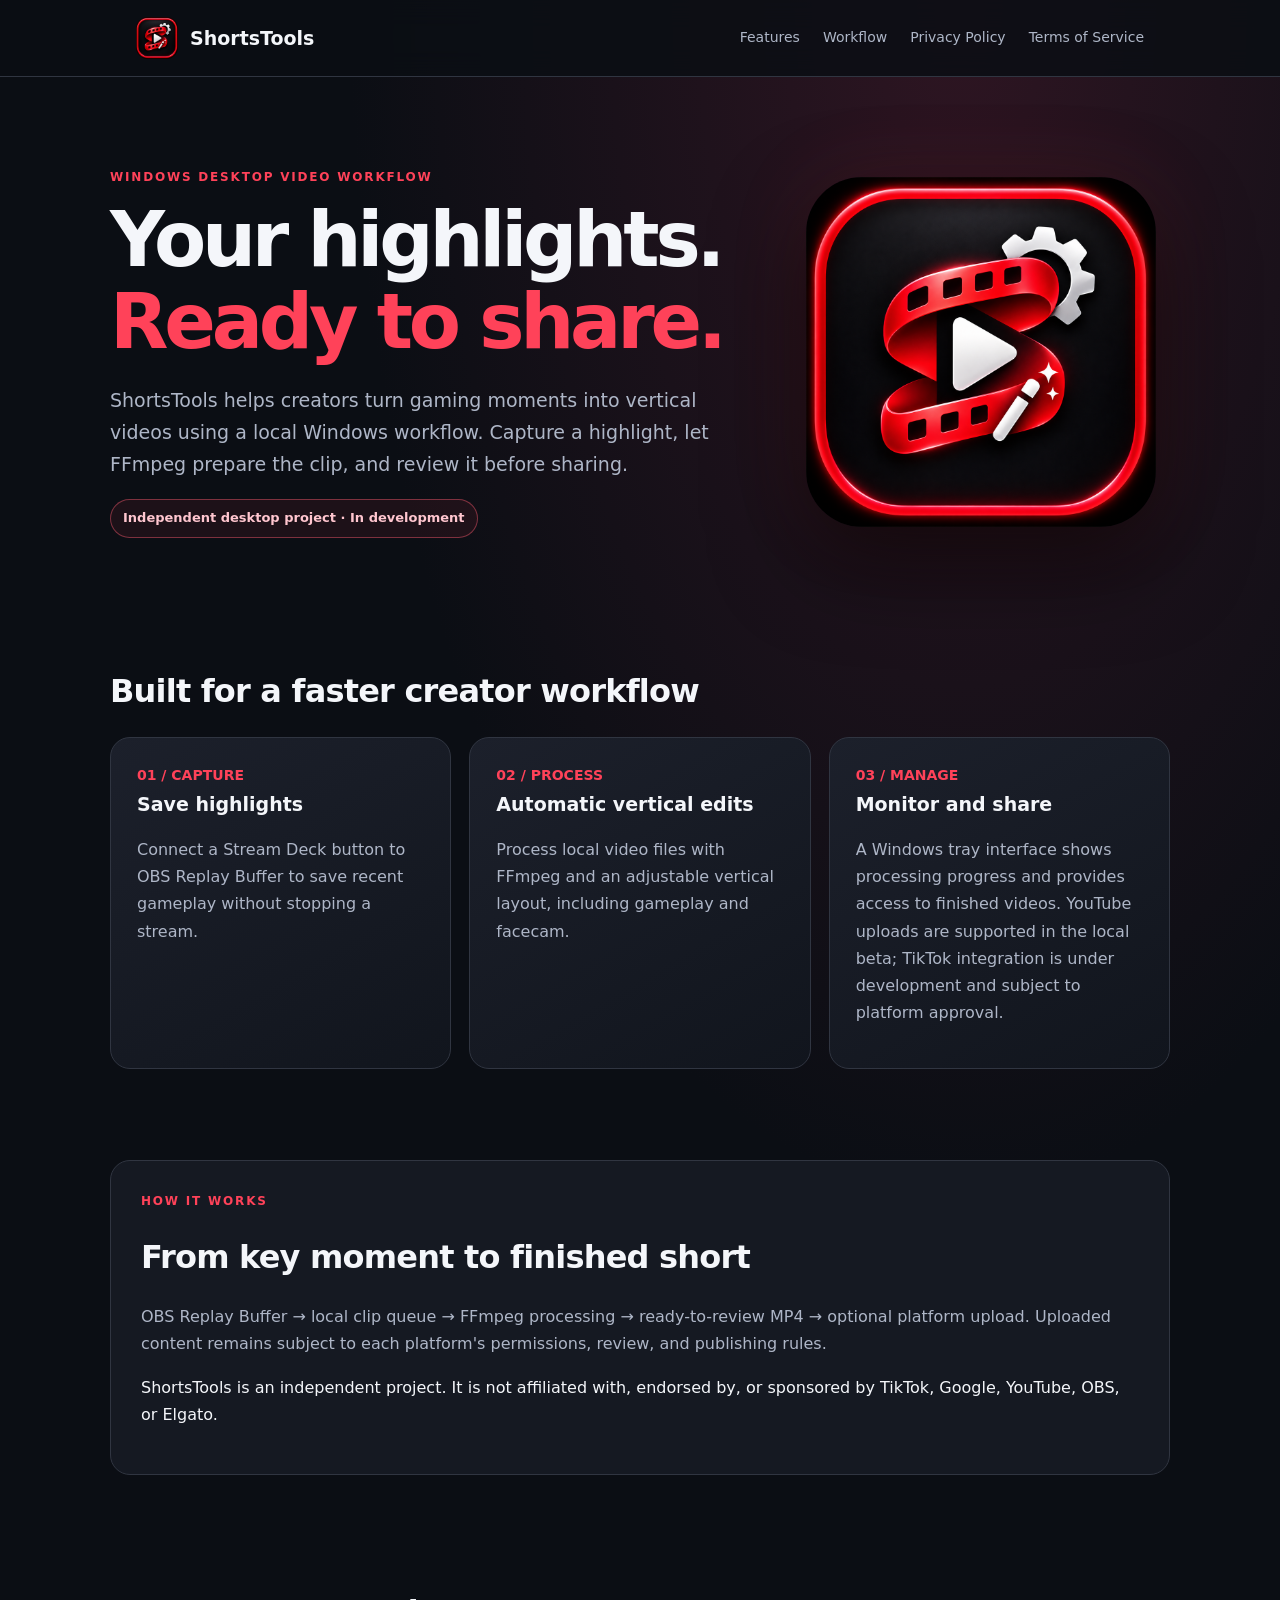
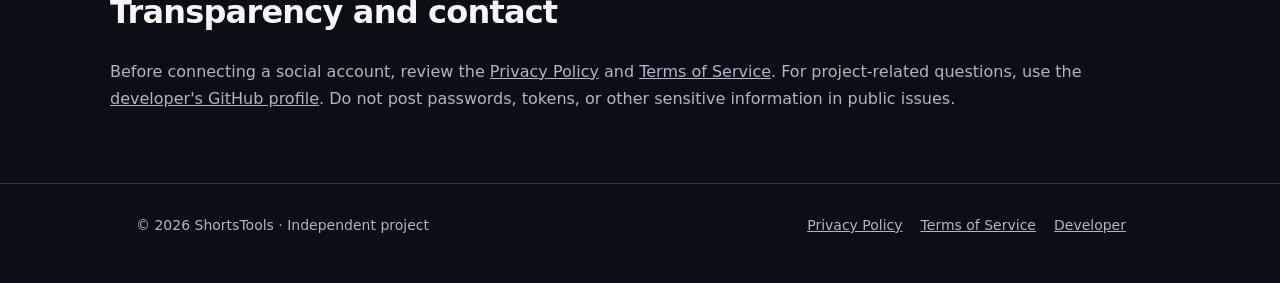
<file: index.html>
<!doctype html><html lang="en"><head><meta charset="utf-8"><meta name="viewport" content="width=device-width,initial-scale=1"><meta name="description" content="ShortsTools is a Windows desktop workflow for capturing gaming highlights, preparing vertical clips, and managing upload integrations."><title>ShortsTools — Capture. Edit. Share.</title><link rel="icon" href="assets/logo.png"><link rel="stylesheet" href="style.css"></head><body>
<header class="top"><div class="wrap nav"><a class="brand" href="./"><img src="assets/logo.png" alt="ShortsTools logo">ShortsTools</a><nav class="links" aria-label="Main navigation"><a href="#features">Features</a><a href="#workflow">Workflow</a><a href="privacy.html">Privacy Policy</a><a href="terms.html">Terms of Service</a></nav></div></header>
<main><section class="wrap hero"><div><div class="eyebrow">Windows desktop video workflow</div><h1>Your highlights.<br><span>Ready to share.</span></h1><p class="lede">ShortsTools helps creators turn gaming moments into vertical videos using a local Windows workflow. Capture a highlight, let FFmpeg prepare the clip, and review it before sharing.</p><span class="pill">Independent desktop project · In development</span></div><img class="heroicon" src="assets/logo.png" alt="Red ShortsTools play and film icon"></section>
<section class="wrap section" id="features"><h2>Built for a faster creator workflow</h2><div class="cards"><article class="card"><div class="step">01 / CAPTURE</div><h3>Save highlights</h3><p>Connect a Stream Deck button to OBS Replay Buffer to save recent gameplay without stopping a stream.</p></article><article class="card"><div class="step">02 / PROCESS</div><h3>Automatic vertical edits</h3><p>Process local video files with FFmpeg and an adjustable vertical layout, including gameplay and facecam.</p></article><article class="card"><div class="step">03 / MANAGE</div><h3>Monitor and share</h3><p>A Windows tray interface shows processing progress and provides access to finished videos. YouTube uploads are supported in the local beta; TikTok integration is under development and subject to platform approval.</p></article></div></section>
<section class="wrap section" id="workflow"><div class="panel"><div class="eyebrow">How it works</div><h2>From key moment to finished short</h2><p class="muted">OBS Replay Buffer → local clip queue → FFmpeg processing → ready-to-review MP4 → optional platform upload. Uploaded content remains subject to each platform's permissions, review, and publishing rules.</p><p>ShortsTools is an independent project. It is not affiliated with, endorsed by, or sponsored by TikTok, Google, YouTube, OBS, or Elgato.</p></div></section>
<section class="wrap section"><h2>Transparency and contact</h2><p class="muted">Before connecting a social account, review the <a href="privacy.html">Privacy Policy</a> and <a href="terms.html">Terms of Service</a>. For project-related questions, use the <a href="https://github.com/shyzoDev">developer's GitHub profile</a>. Do not post passwords, tokens, or other sensitive information in public issues.</p></section></main>
<footer class="footer"><div class="wrap footgrid"><span>© 2026 ShortsTools · Independent project</span><div><a href="privacy.html">Privacy Policy</a><a href="terms.html">Terms of Service</a><a href="https://github.com/shyzoDev">Developer</a></div></div></footer></body></html>
</file>
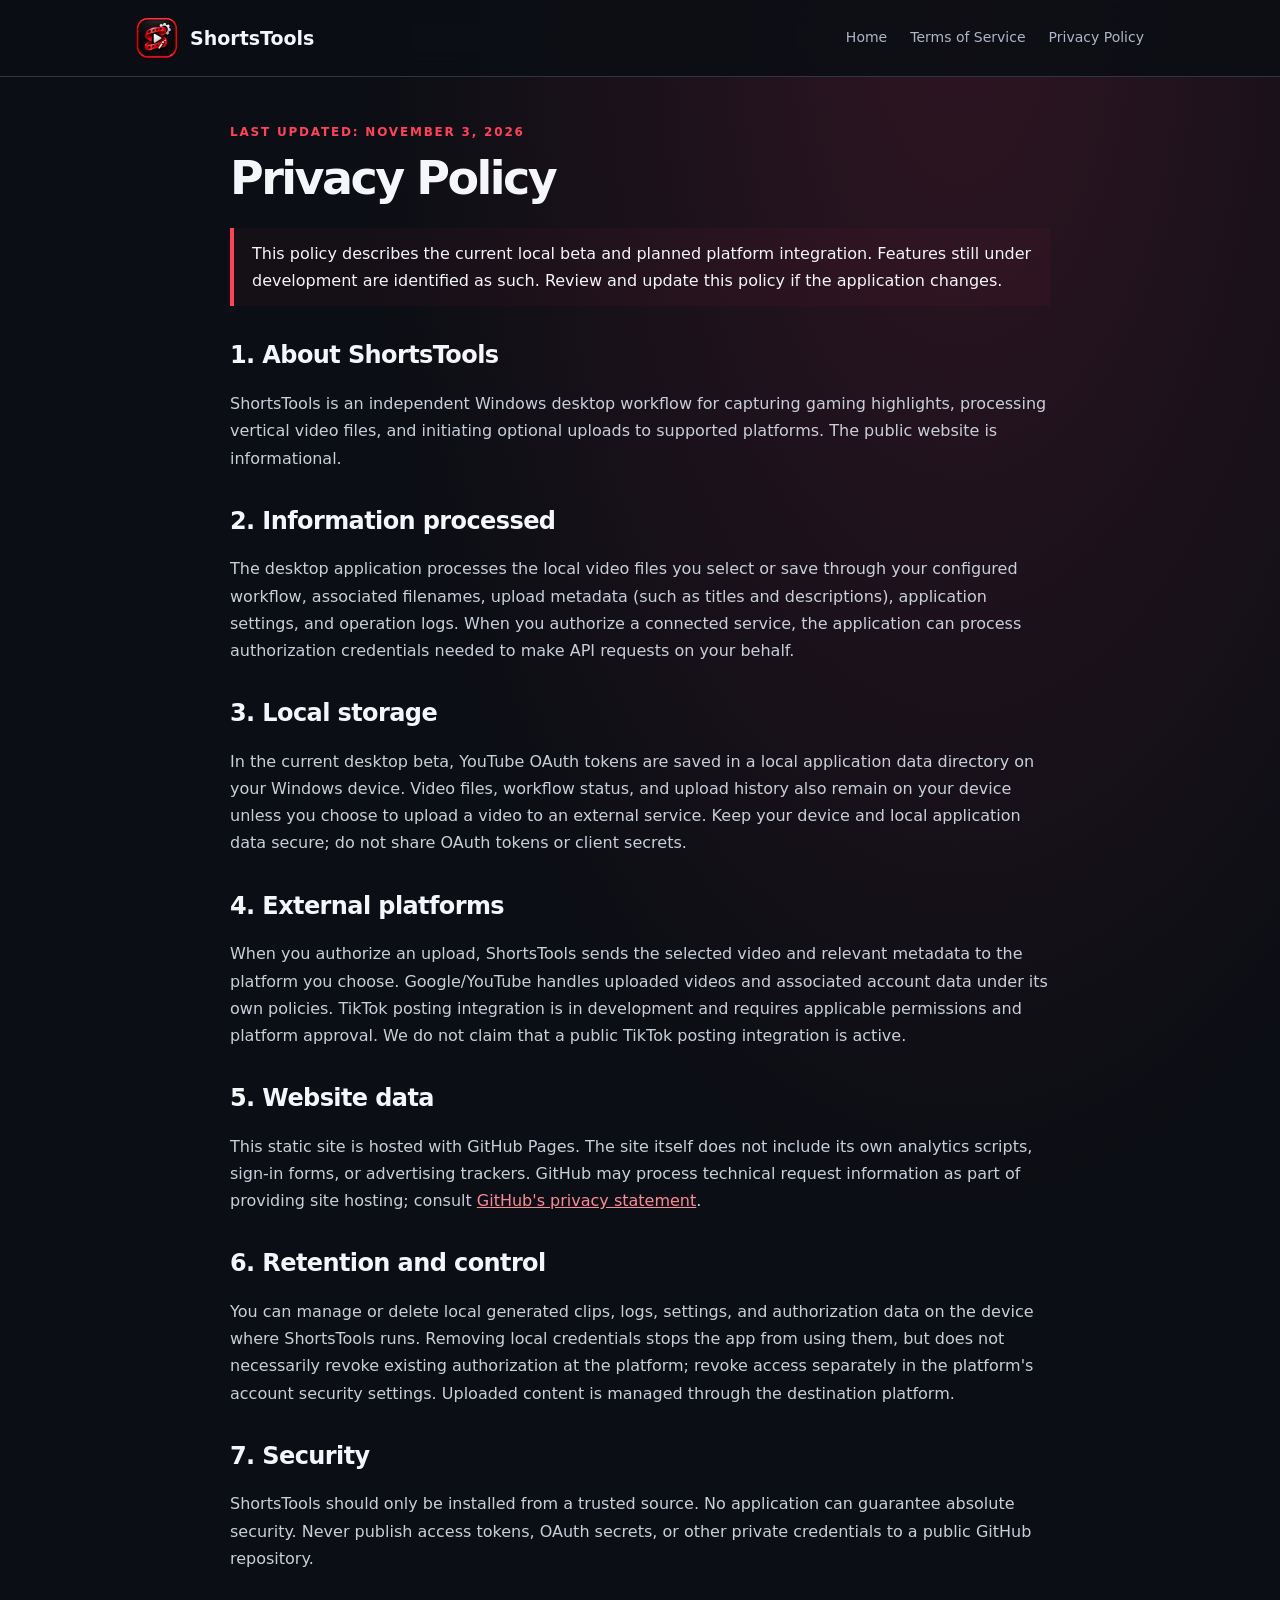
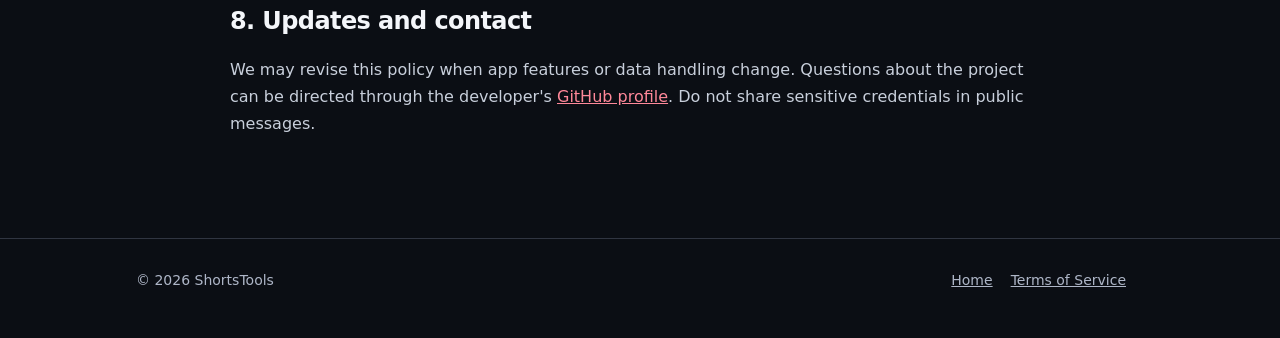
<file: privacy.html>
<!doctype html><html lang="en"><head><meta charset="utf-8"><meta name="viewport" content="width=device-width,initial-scale=1"><title>Privacy Policy — ShortsTools</title><link rel="icon" href="assets/logo.png"><link rel="stylesheet" href="style.css"></head><body>
<header class="top"><div class="wrap nav"><a class="brand" href="./"><img src="assets/logo.png" alt="ShortsTools logo">ShortsTools</a><nav class="links"><a href="./">Home</a><a href="terms.html">Terms of Service</a><a href="privacy.html">Privacy Policy</a></nav></div></header>
<main class="wrap legal"><div class="eyebrow">Last updated: November 3, 2026</div><h1>Privacy Policy</h1><div class="notice">This policy describes the current local beta and planned platform integration. Features still under development are identified as such. Review and update this policy if the application changes.</div>
<h2>1. About ShortsTools</h2><p>ShortsTools is an independent Windows desktop workflow for capturing gaming highlights, processing vertical video files, and initiating optional uploads to supported platforms. The public website is informational.</p>
<h2>2. Information processed</h2><p>The desktop application processes the local video files you select or save through your configured workflow, associated filenames, upload metadata (such as titles and descriptions), application settings, and operation logs. When you authorize a connected service, the application can process authorization credentials needed to make API requests on your behalf.</p>
<h2>3. Local storage</h2><p>In the current desktop beta, YouTube OAuth tokens are saved in a local application data directory on your Windows device. Video files, workflow status, and upload history also remain on your device unless you choose to upload a video to an external service. Keep your device and local application data secure; do not share OAuth tokens or client secrets.</p>
<h2>4. External platforms</h2><p>When you authorize an upload, ShortsTools sends the selected video and relevant metadata to the platform you choose. Google/YouTube handles uploaded videos and associated account data under its own policies. TikTok posting integration is in development and requires applicable permissions and platform approval. We do not claim that a public TikTok posting integration is active.</p>
<h2>5. Website data</h2><p>This static site is hosted with GitHub Pages. The site itself does not include its own analytics scripts, sign-in forms, or advertising trackers. GitHub may process technical request information as part of providing site hosting; consult <a href="https://docs.github.com/en/site-policy/privacy-policies/github-general-privacy-statement">GitHub's privacy statement</a>.</p>
<h2>6. Retention and control</h2><p>You can manage or delete local generated clips, logs, settings, and authorization data on the device where ShortsTools runs. Removing local credentials stops the app from using them, but does not necessarily revoke existing authorization at the platform; revoke access separately in the platform's account security settings. Uploaded content is managed through the destination platform.</p>
<h2>7. Security</h2><p>ShortsTools should only be installed from a trusted source. No application can guarantee absolute security. Never publish access tokens, OAuth secrets, or other private credentials to a public GitHub repository.</p>
<h2>8. Updates and contact</h2><p>We may revise this policy when app features or data handling change. Questions about the project can be directed through the developer's <a href="https://github.com/shyzoDev">GitHub profile</a>. Do not share sensitive credentials in public messages.</p>
</main><footer class="footer"><div class="wrap footgrid"><span>© 2026 ShortsTools</span><div><a href="./">Home</a><a href="terms.html">Terms of Service</a></div></div></footer></body></html>
</file>
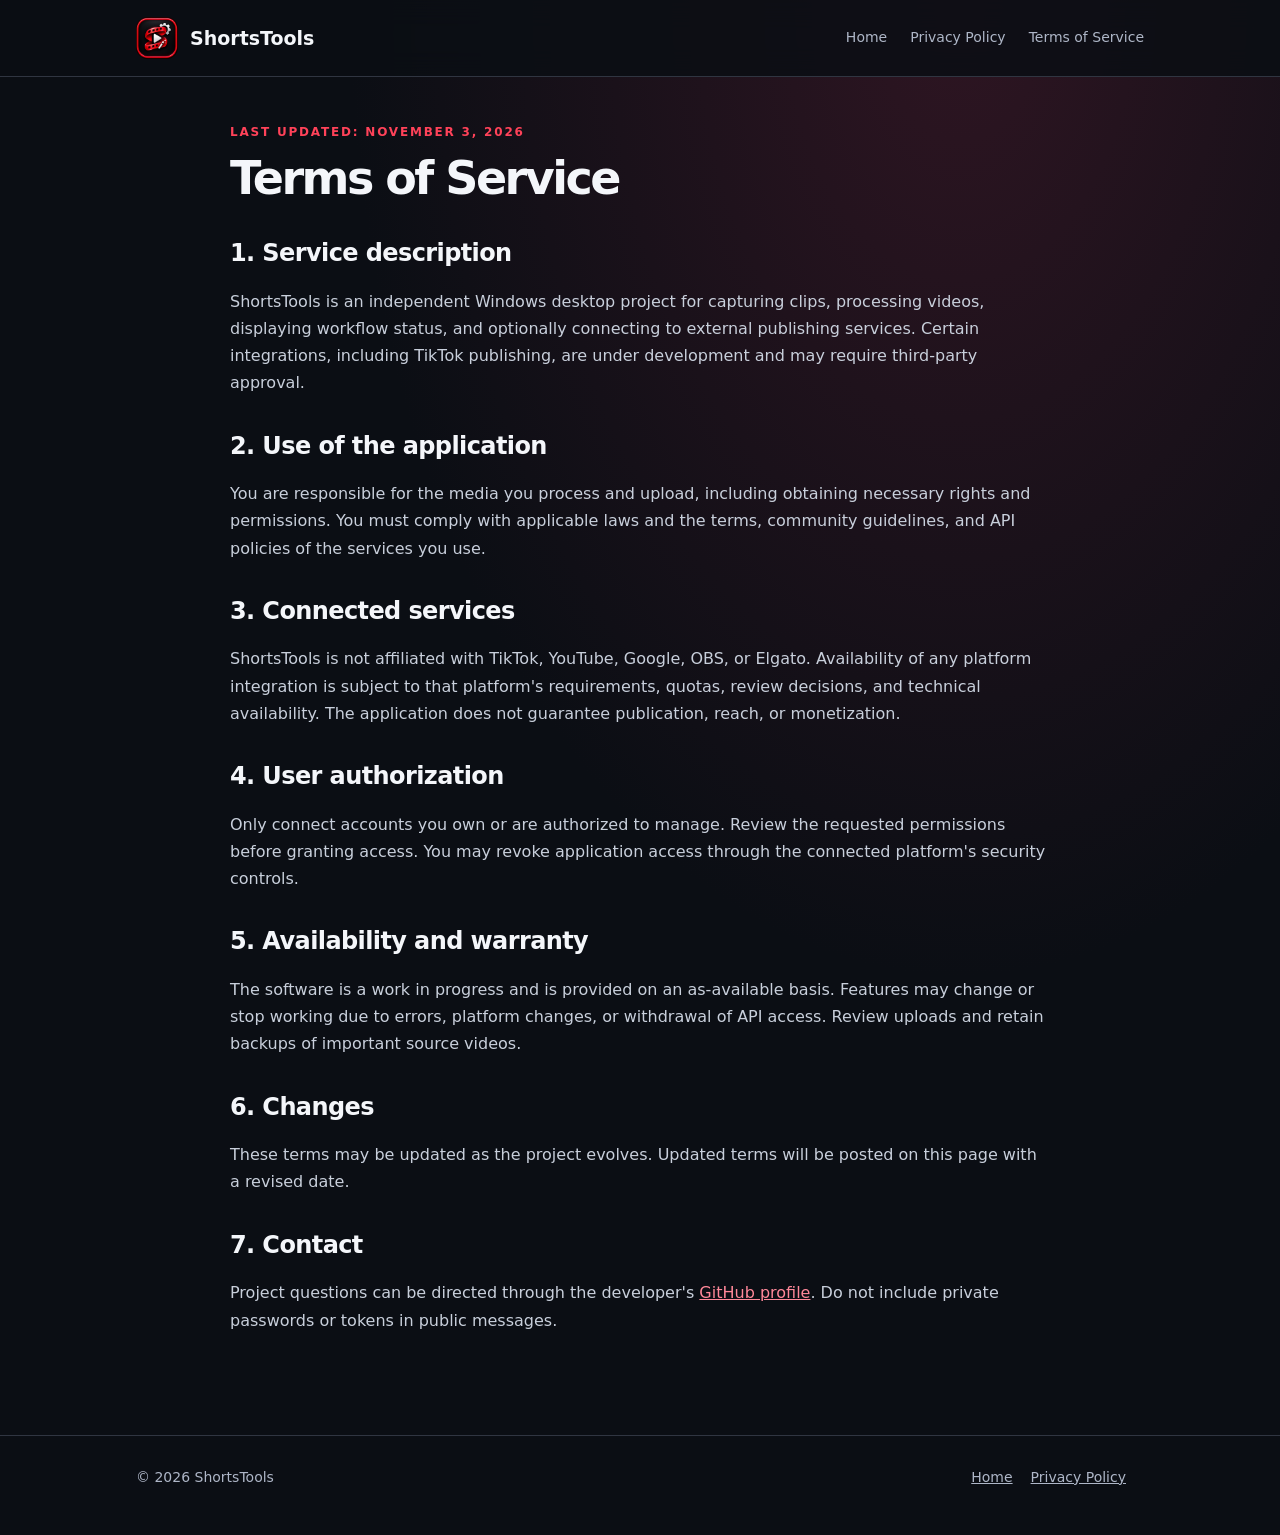
<file: terms.html>
<!doctype html><html lang="en"><head><meta charset="utf-8"><meta name="viewport" content="width=device-width,initial-scale=1"><title>Terms of Service — ShortsTools</title><link rel="icon" href="assets/logo.png"><link rel="stylesheet" href="style.css"></head><body>
<header class="top"><div class="wrap nav"><a class="brand" href="./"><img src="assets/logo.png" alt="ShortsTools logo">ShortsTools</a><nav class="links"><a href="./">Home</a><a href="privacy.html">Privacy Policy</a><a href="terms.html">Terms of Service</a></nav></div></header>
<main class="wrap legal"><div class="eyebrow">Last updated: November 3, 2026</div><h1>Terms of Service</h1>
<h2>1. Service description</h2><p>ShortsTools is an independent Windows desktop project for capturing clips, processing videos, displaying workflow status, and optionally connecting to external publishing services. Certain integrations, including TikTok publishing, are under development and may require third-party approval.</p>
<h2>2. Use of the application</h2><p>You are responsible for the media you process and upload, including obtaining necessary rights and permissions. You must comply with applicable laws and the terms, community guidelines, and API policies of the services you use.</p>
<h2>3. Connected services</h2><p>ShortsTools is not affiliated with TikTok, YouTube, Google, OBS, or Elgato. Availability of any platform integration is subject to that platform's requirements, quotas, review decisions, and technical availability. The application does not guarantee publication, reach, or monetization.</p>
<h2>4. User authorization</h2><p>Only connect accounts you own or are authorized to manage. Review the requested permissions before granting access. You may revoke application access through the connected platform's security controls.</p>
<h2>5. Availability and warranty</h2><p>The software is a work in progress and is provided on an as-available basis. Features may change or stop working due to errors, platform changes, or withdrawal of API access. Review uploads and retain backups of important source videos.</p>
<h2>6. Changes</h2><p>These terms may be updated as the project evolves. Updated terms will be posted on this page with a revised date.</p>
<h2>7. Contact</h2><p>Project questions can be directed through the developer's <a href="https://github.com/shyzoDev">GitHub profile</a>. Do not include private passwords or tokens in public messages.</p>
</main><footer class="footer"><div class="wrap footgrid"><span>© 2026 ShortsTools</span><div><a href="./">Home</a><a href="privacy.html">Privacy Policy</a></div></div></footer></body></html>
</file>
<file: style.css>
:root{color-scheme:dark;--bg:#0b0e14;--panel:#151922;--line:#303541;--text:#f4f6fa;--sub:#aeb6c7;--red:#ff4259}*{box-sizing:border-box}html{scroll-behavior:smooth}body{margin:0;background:radial-gradient(ellipse at 75% 0%,#2e1522 0%,transparent 45%),var(--bg);color:var(--text);font:16px/1.7 system-ui,-apple-system,'Segoe UI',sans-serif}a{color:inherit}a:hover{color:#ff8393}.wrap{max-width:1060px;margin:auto;padding:0 26px}.top{border-bottom:1px solid var(--line);background:#0b0e14dd;position:sticky;top:0;backdrop-filter:blur(14px);z-index:2}.nav{min-height:76px;display:flex;align-items:center;justify-content:space-between;gap:16px}.brand{display:flex;align-items:center;gap:12px;text-decoration:none;font-weight:800;font-size:19px}.brand img{width:42px;height:42px;border-radius:12px}.links{display:flex;gap:23px;font-size:14px;color:var(--sub);flex-wrap:wrap}.links a{text-decoration:none}.hero{padding:90px 0 72px;display:grid;grid-template-columns:1.4fr .8fr;gap:60px;align-items:center}.eyebrow{color:var(--red);letter-spacing:.15em;text-transform:uppercase;font-size:12px;font-weight:750}h1{font-size:clamp(40px,7vw,76px);line-height:1.08;letter-spacing:-.055em;margin:12px 0 20px}h1 span{color:var(--red)}h2{font-size:32px;line-height:1.2;letter-spacing:-.025em}h3{font-size:19px;margin:0 0 8px}.lede{font-size:19px;color:var(--sub);max-width:640px}.heroicon{width:100%;max-width:350px;border-radius:56px;box-shadow:0 35px 90px #0009,0 0 80px #e2353a22}.pill{display:inline-block;border:1px solid #d54d6088;background:#ff425913;border-radius:99px;padding:7px 12px;font-size:13px;color:#ffc6cf;font-weight:650}.section{padding:36px 0 55px}.cards{display:grid;grid-template-columns:repeat(3,1fr);gap:18px}.card{background:linear-gradient(150deg,#1c202b,#11151d);border:1px solid var(--line);padding:26px;border-radius:20px}.card p,.muted{color:var(--sub)}.step{color:var(--red);font-size:14px;font-weight:800}.panel{border:1px solid var(--line);border-radius:20px;background:var(--panel);padding:30px}.footer{border-top:1px solid var(--line);padding:30px 0 45px;color:var(--sub);font-size:14px}.footgrid{display:flex;align-items:center;justify-content:space-between;gap:16px;flex-wrap:wrap}.footgrid a{margin-right:18px}.legal{padding:45px 0 85px;max-width:820px}.legal h1{font-size:46px}.legal h2{font-size:24px;margin-top:35px}.legal p,.legal li{color:#c8cfdb}.legal strong{color:#fff}.legal a{color:#ff8899}.notice{border-left:4px solid var(--red);padding:12px 18px;background:#ff42590a;margin:24px 0}@media(max-width:720px){.hero{grid-template-columns:1fr;padding:53px 0}.heroicon{max-width:220px}.cards{grid-template-columns:1fr}.nav{align-items:flex-start;flex-direction:column;padding:13px 0}.links{gap:13px}.wrap{padding:0 20px}}
</file>
